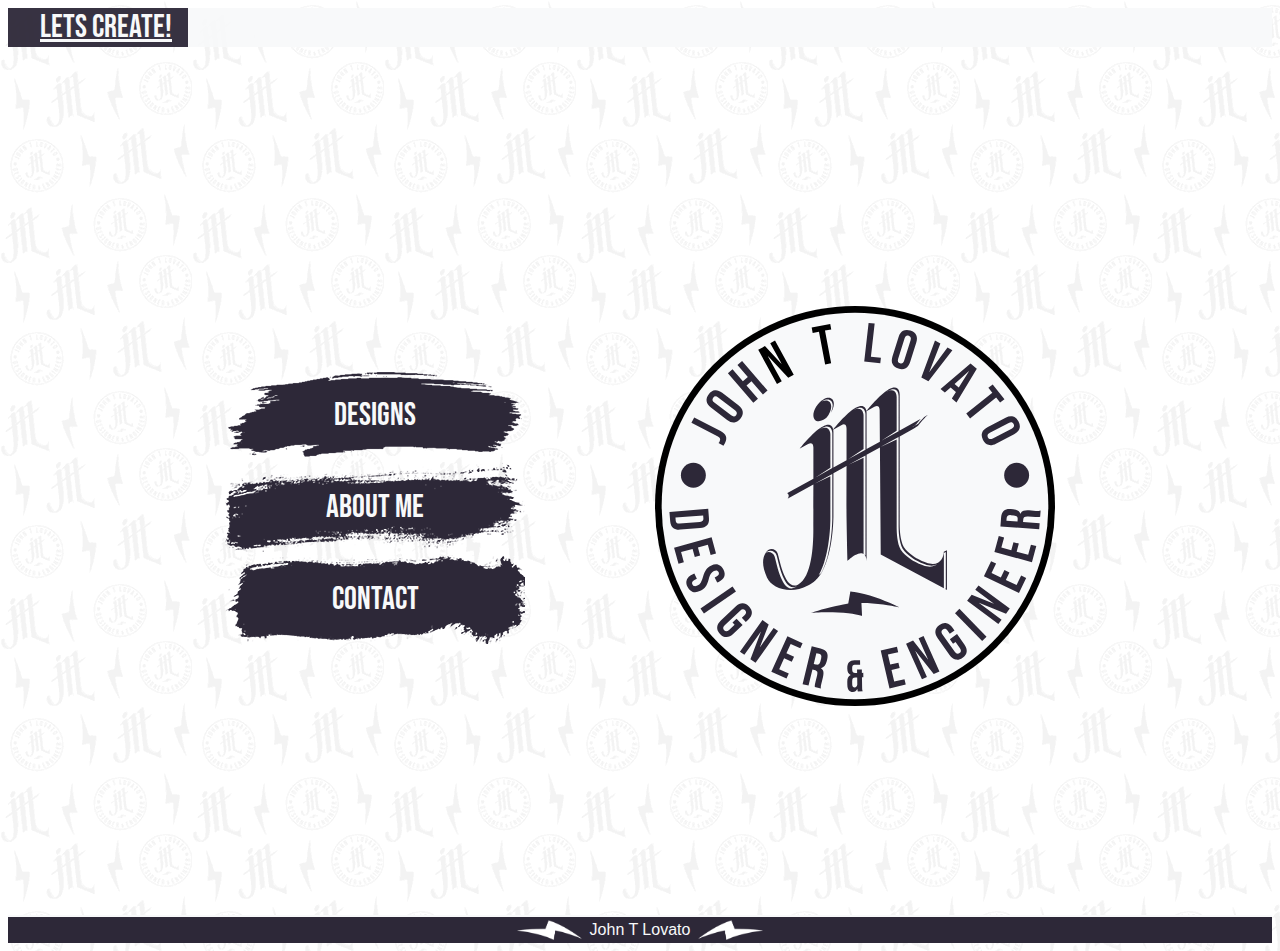
<file: index.html>
<!DOCTYPE html>
<html lang="en">
  <head>
    <!-- Google tag (gtag.js) -->
    <script
      async
      src="https://www.googletagmanager.com/gtag/js?id=G-S3FV38C3E9"
    ></script>
    <script>
      window.dataLayer = window.dataLayer || [];
      function gtag() {
        dataLayer.push(arguments);
      }
      gtag("js", new Date());
      gtag("config", "G-S3FV38C3E9");
    </script>
    <meta charset="utf-8" />
    <meta name="viewport" content="width=device-width, initial-scale=1" />
    <meta
      name="description"
      content="Denver-based graphic designer and front end developer looking to bring his talents to a company that values gorgeous designs."
    />
    <meta name="robots” content="index, follow">
    <link rel="preconnect" href="https://fonts.gstatic.com" />
    <link
      href="https://fonts.googleapis.com/css2?family=Bebas+Neue&display=swap"
      rel="stylesheet"
    />
    <link
      href="https://cdn.jsdelivr.net/npm/bootstrap@5.0.1/dist/css/bootstrap.min.css"
      rel="stylesheet"
      integrity="sha384-+0n0xVW2eSR5OomGNYDnhzAbDsOXxcvSN1TPprVMTNDbiYZCxYbOOl7+AMvyTG2x"
      crossorigin="anonymous"
    />
    <link
      rel="stylesheet"
      type="text/css"
      href="./styles/styles.css"
      media="screen"
    />
    <title>John T Lovato</title>
    <link
      rel="icon"
      type="image/x-icon"
      href="https://www.johntlovato.com/favicon.ico"
    />
    <!-- Global site tag (gtag.js) - Google Analytics -->
    <script
      async
      src="https://www.googletagmanager.com/gtag/js?id=G-6VQXXDKDX1"
    ></script>
    <script>
      window.dataLayer = window.dataLayer || [];
      function gtag() {
        dataLayer.push(arguments);
      }
      gtag("js", new Date());

      gtag("config", "G-6VQXXDKDX1");
    </script>
  </head>
  <body class="" id="body">
    <nav class="navbar navbar-expand-lg navbar-light fixed-top">
      <div class="container-fluid">
        <a class="navbar-brand" href="#"> lets create! </a>
      </div>
    </nav>
    <div class="welcome-container">
      <div class="welcome-container-blocks">
        <div class="logo">
          <?xml version="1.0" encoding="utf-8"?>
          <svg
            version="1.1"
            xmlns="http://www.w3.org/2000/svg"
            xmlns:xlink="http://www.w3.org/1999/xlink"
            x="0px"
            y="0px"
            viewBox="0 0 576 576"
            style="enable-background: new 0 0 576 576"
            xml:space="preserve"
          >
            <g id="Layer_8">
              <circle class="st0e" cx="288" cy="288" r="288" />
            </g>
            <g id="Layer_7">
              <circle id="circle" class="st1" cx="288" cy="288" r="278.4" />
            </g>
            <g id="Layer_6">
              <g>
                <path
                  class="st0"
                  d="M98.53,201.08l-7.11-3.66c0.58-0.66,1.11-1.47,1.6-2.41c0.81-1.56,1.01-2.93,0.62-4.09
                c-0.39-1.16-1.39-2.16-3.01-2.99l-38.19-19.67l4.03-7.82L94.45,180c4.08,2.1,6.63,4.6,7.66,7.5c1.03,2.9,0.55,6.27-1.43,10.11
                C99.95,199.03,99.23,200.19,98.53,201.08z"
                />
                <path
                  class="st0"
                  d="M114.24,167.72c-3.34,0.33-6.79-0.87-10.35-3.59l-23.38-17.89c-3.56-2.72-5.61-5.74-6.17-9.05
                c-0.55-3.31,0.48-6.68,3.11-10.11c2.63-3.43,5.61-5.31,8.95-5.64c3.34-0.33,6.79,0.87,10.35,3.59l23.38,17.89
                c3.56,2.72,5.61,5.74,6.17,9.05c0.55,3.31-0.48,6.68-3.11,10.11C120.57,165.51,117.58,167.39,114.24,167.72z M115.23,150.24
                l-24.27-18.57c-2.92-2.24-5.31-2.15-7.15,0.27c-1.85,2.41-1.31,4.74,1.61,6.98l24.27,18.57c2.92,2.24,5.31,2.15,7.15-0.27
                C118.69,154.8,118.15,152.48,115.23,150.24z"
                />
                <path
                  class="st0"
                  d="M104.97,97l6.65-5.76l14.92,17.24l7.14-6.18l-14.92-17.24l6.65-5.76l36.64,42.35l-6.65,5.76l-16.49-19.06
                l-7.14,6.18l16.49,19.06l-6.65,5.76L104.97,97z"
                />
                <path
                  class="st0e"
                  d="M148.63,63.1l9.67-5.33l23.67,25.23l0.14-0.08l-16.17-29.36l6.87-3.78l27.01,49.06l-7.92,4.36l-28.97-30.72
                l-0.14,0.08l19.72,35.81l-6.87,3.78L148.63,63.1z"
                />
                <path
                  class="st0e"
                  d="M236.12,37.03l-9.04,1.7l-1.48-7.86l26.73-5.02l1.48,7.86l-9.04,1.7l8.87,47.17l-8.65,1.63L236.12,37.03z"
                />
                <path
                  class="st0"
                  d="M307.57,24.31l8.74,0.99l-5.4,47.7l14.39,1.63l-0.9,7.95l-23.13-2.62L307.57,24.31z"
                />
                <path
                  class="st0"
                  d="M342.08,83.68c-1.45-3.03-1.5-6.68-0.15-10.95l8.85-28.08c1.35-4.27,3.48-7.23,6.41-8.88
                c2.92-1.65,6.45-1.83,10.57-0.53c4.12,1.3,6.9,3.46,8.35,6.49c1.45,3.03,1.5,6.68,0.15,10.95l-8.85,28.08
                c-1.35,4.27-3.48,7.23-6.41,8.88c-2.92,1.65-6.45,1.83-10.57,0.53C346.31,88.87,343.53,86.7,342.08,83.68z M358.85,78.64
                l9.19-29.15c1.11-3.51,0.21-5.72-2.69-6.64s-4.9,0.38-6.01,3.89l-9.19,29.15c-1.11,3.51-0.21,5.72,2.69,6.64
                C355.74,83.45,357.74,82.15,358.85,78.64z"
                />
                <path
                  class="st0"
                  d="M403.19,49.76l7.77,4.3l-15.98,40.8l0.14,0.08l26.06-35.23l7.07,3.91l-34.52,44.9l-10.22-5.65L403.19,49.76z"
                />
                <path
                  class="st0"
                  d="M454.32,82.64l9.09,7.71l-29.28,48.6l-6.71-5.69l5.98-9.51l-0.1,0.12l-7.62-6.47l-8.31,7.32l-6.22-5.28
                L454.32,82.64z M437.42,117.39l14.92-23.64l-0.12-0.1l-20.84,18.62L437.42,117.39z"
                />
                <path
                  class="st0"
                  d="M485.75,125.04l-5.73-7.2l6.26-4.98l16.95,21.28l-6.26,4.98l-5.73-7.2l-37.55,29.91l-5.48-6.88L485.75,125.04
                z"
                />
                <path
                  class="st0"
                  d="M471.04,182.35c1.12-3.16,3.68-5.77,7.66-7.83l26.15-13.53c3.98-2.06,7.58-2.63,10.82-1.72
                c3.23,0.91,5.84,3.28,7.83,7.12c1.99,3.84,2.41,7.34,1.29,10.5c-1.13,3.16-3.68,5.77-7.66,7.83l-26.15,13.53
                c-3.98,2.06-7.59,2.63-10.82,1.72c-3.23-0.91-5.84-3.28-7.83-7.12C470.34,189.01,469.91,185.51,471.04,182.35z M486.43,190.69
                l27.14-14.04c3.27-1.69,4.21-3.89,2.81-6.59c-1.4-2.7-3.73-3.2-7-1.51l-27.14,14.04c-3.27,1.69-4.21,3.89-2.81,6.59
                C480.83,191.88,483.16,192.38,486.43,190.69z"
                />
              </g>
              <g>
                <path
                  class="st0"
                  d="M76.63,292.13l1.07,13.4c0.35,4.36-0.56,7.72-2.73,10.09c-2.17,2.37-5.51,3.73-10.03,4.09l-28.23,2.25
                c-4.52,0.36-8.04-0.46-10.55-2.45c-2.51-1.99-3.94-5.17-4.29-9.53l-1.07-13.4L76.63,292.13z M29.83,309.18
                c0.11,1.44,0.63,2.51,1.54,3.21c0.91,0.7,2.33,0.98,4.24,0.83l29.03-2.31c1.91-0.15,3.27-0.65,4.05-1.49
                c0.79-0.84,1.13-1.98,1.01-3.41l-0.36-4.47l-39.87,3.18L29.83,309.18z"
                />
                <path
                  class="st0"
                  d="M81.5,333.14l6.35,23.14l-7.72,2.12l-4.02-14.66l-14.27,3.91l3.19,11.65l-7.72,2.12l-3.19-11.65l-16.59,4.55
                l4.02,14.66l-7.72,2.12l-6.35-23.14L81.5,333.14z"
                />
                <path
                  class="st0"
                  d="M45.8,394.13c1.23-3.03,3.89-5.53,7.97-7.5l2.88-1.39l3.63,7.49l-3.46,1.67c-3.26,1.58-4.23,3.74-2.91,6.48
                c0.65,1.34,1.54,2.17,2.67,2.49c1.13,0.31,2.58,0.04,4.36-0.82c2.11-1.02,3.74-2.4,4.88-4.14c1.14-1.74,2.21-4.45,3.22-8.13
                c1.3-4.66,2.8-8.2,4.5-10.62c1.7-2.42,4.01-4.34,6.94-5.76c3.98-1.93,7.56-2.41,10.72-1.46c3.16,0.96,5.67,3.36,7.53,7.2
                c1.84,3.79,2.13,7.19,0.89,10.19c-1.24,3-3.91,5.49-7.98,7.47l-2.09,1.01l-3.63-7.49l2.59-1.26c1.73-0.84,2.82-1.78,3.29-2.84
                c0.47-1.06,0.39-2.23-0.24-3.53c-1.28-2.64-3.53-3.18-6.74-1.62c-1.83,0.88-3.29,2.2-4.4,3.95c-1.11,1.75-2.16,4.47-3.16,8.15
                c-1.28,4.71-2.79,8.25-4.54,10.64c-1.75,2.39-4.21,4.35-7.37,5.88c-4.13,2-7.79,2.51-10.99,1.54c-3.2-0.97-5.74-3.4-7.62-7.29
                C44.88,400.58,44.57,397.15,45.8,394.13z"
                />
                <path
                  class="st0"
                  d="M111.6,403.94l4.99,7.25l-46.11,31.78l-4.99-7.25L111.6,403.94z"
                />
                <path
                  class="st0"
                  d="M89.53,462.62c0.22-3.29,1.98-6.5,5.27-9.62l21.38-20.24c3.29-3.12,6.59-4.7,9.89-4.74
                c3.3-0.04,6.42,1.48,9.35,4.58c2.93,3.1,4.29,6.29,4.07,9.59c-0.22,3.29-1.98,6.5-5.27,9.62l-3.48,3.3l-5.72-6.04l3.89-3.69
                c2.67-2.53,2.96-4.9,0.87-7.11c-2.09-2.21-4.47-2.05-7.14,0.48l-22.25,21.07c-2.63,2.49-2.9,4.84-0.81,7.05
                c2.09,2.21,4.45,2.06,7.09-0.43l7.96-7.54l-3.03-3.19l5.81-5.5l8.75,9.24l-13.3,12.6c-3.29,3.12-6.59,4.7-9.89,4.74
                c-3.3,0.04-6.42-1.49-9.35-4.58C90.66,469.11,89.3,465.92,89.53,462.62z"
                />
                <path
                  class="st0"
                  d="M154.71,452.18l9,6.39l-12.43,32.28l0.13,0.09l19.41-27.33l6.39,4.54l-32.43,45.65l-7.37-5.24l15.07-39.44
                l-0.13-0.09l-23.68,33.33l-6.39-4.54L154.71,452.18z"
                />
                <path
                  class="st0"
                  d="M190.66,475.63l21.85,9.92l-3.31,7.28l-13.84-6.28l-6.12,13.48l11,4.99l-3.31,7.28l-11-4.99l-7.11,15.66
                l13.84,6.28l-3.31,7.29l-21.85-9.92L190.66,475.63z"
                />
                <path
                  class="st0"
                  d="M225.67,490.09l12.67,3.07c4.41,1.07,7.37,2.87,8.9,5.4c1.53,2.54,1.77,5.93,0.75,10.18l-0.81,3.34
                c-1.37,5.65-4.1,8.78-8.19,9.38l-0.04,0.16c1.92,1.12,3.08,2.75,3.47,4.87c0.39,2.12,0.2,4.79-0.58,8.01l-2.31,9.56
                c-0.38,1.56-0.63,2.83-0.76,3.81c-0.13,0.98-0.1,1.99,0.09,3.03l-8.71-2.11c-0.1-0.96-0.1-1.84-0.02-2.64
                c0.08-0.8,0.37-2.22,0.86-4.24l2.41-9.95c0.6-2.49,0.62-4.32,0.06-5.5c-0.57-1.18-1.83-2.01-3.8-2.48l-2.95-0.71l-5.64,23.33
                l-8.55-2.07L225.67,490.09z M231.69,516.24c1.71,0.41,3.1,0.28,4.17-0.39c1.07-0.67,1.85-2.05,2.36-4.12l1.02-4.2
                c0.48-1.97,0.47-3.48-0.02-4.53c-0.49-1.05-1.48-1.76-2.98-2.12l-3.89-0.94l-3.76,15.55L231.69,516.24z"
                />
                <path
                  class="st0"
                  d="M279.08,553.18c-1.35-1.73-2.05-4.26-2.11-7.58l-0.08-4.67c-0.04-2.35,0.33-4.32,1.12-5.91
                c0.78-1.59,2.09-2.76,3.91-3.52l0-0.13c-1.67-0.66-2.92-1.73-3.73-3.24c-0.81-1.5-1.24-3.45-1.28-5.84l-0.01-0.83
                c-0.06-3.63,0.77-6.39,2.49-8.3c1.72-1.91,4.33-2.89,7.83-2.94l8.06-0.13l0.1,6.4l-7.93,0.13c-1.15,0.02-2.03,0.38-2.64,1.07
                c-0.61,0.69-0.9,1.81-0.87,3.34l0.04,2.75c0.03,1.71,0.4,2.92,1.12,3.63c0.71,0.71,1.78,1.06,3.18,1.04l2.75-0.04l-0.08-4.99
                l6.91-0.11l0.08,4.99l1.98-0.03l0.1,6.4l-1.99,0.03l0.24,14.72c0.02,1.28,0.08,2.31,0.18,3.1c0.1,0.79,0.32,1.56,0.68,2.33
                l-7.04,0.11c-0.36-0.93-0.59-2.1-0.7-3.51l-0.13,0c-0.74,1.42-1.61,2.48-2.6,3.18c-0.99,0.7-2.24,1.06-3.73,1.08
                C282.39,555.76,280.43,554.91,279.08,553.18z M291.31,545.18l-0.17-10.37l-2.69,0.04c-1.62,0.03-2.79,0.48-3.5,1.37
                c-0.71,0.89-1.05,2.35-1.02,4.4l0.07,4.54c0.02,1.49,0.34,2.55,0.95,3.18c0.61,0.63,1.44,0.94,2.51,0.92
                C289.69,549.24,290.96,547.87,291.31,545.18z"
                />
                <path
                  class="st0"
                  d="M325.02,496.1l23.38-5.43l1.81,7.79l-14.81,3.44l3.35,14.42l11.77-2.73l1.81,7.79l-11.77,2.73l3.89,16.75
                l14.81-3.44l1.81,7.79l-23.38,5.43L325.02,496.1z"
                />
                <path
                  class="st0"
                  d="M361.53,486.36l10.08-4.51l21.51,27.09l0.15-0.06l-13.7-30.59l7.16-3.2l22.88,51.11l-8.25,3.69l-26.34-32.99
                l-0.15,0.06l16.71,37.31l-7.16,3.2L361.53,486.36z"
                />
                <path
                  class="st0"
                  d="M432.91,509.14c-3.23-0.68-6.16-2.87-8.78-6.57l-17.04-24.01c-2.62-3.7-3.73-7.18-3.3-10.46
                c0.42-3.28,2.37-6.15,5.85-8.62c3.48-2.47,6.83-3.36,10.07-2.68c3.23,0.68,6.16,2.87,8.78,6.57l2.78,3.91l-6.78,4.82l-3.1-4.37
                c-2.13-3-4.44-3.62-6.91-1.86c-2.48,1.76-2.65,4.14-0.52,7.14L431.67,498c2.1,2.96,4.39,3.56,6.87,1.8
                c2.48-1.76,2.67-4.12,0.57-7.08l-6.34-8.94l-3.59,2.55l-4.63-6.52l10.37-7.36l10.61,14.94c2.62,3.7,3.73,7.18,3.3,10.46
                c-0.42,3.28-2.37,6.15-5.85,8.62C439.49,508.92,436.14,509.82,432.91,509.14z"
                />
                <path
                  class="st0"
                  d="M432.04,442.27l6.3-6.14l39.07,40.12l-6.31,6.14L432.04,442.27z"
                />
                <path
                  class="st0"
                  d="M449.44,424.59l6.57-8.87l32.03,13.09l0.09-0.13l-26.93-19.96l4.67-6.3l44.99,33.35l-5.38,7.26l-39.13-15.86
                l-0.1,0.13l32.84,24.34l-4.67,6.3L449.44,424.59z"
                />
                <path
                  class="st0"
                  d="M473.61,389.12l10.36-21.65l7.22,3.45l-6.56,13.71l13.35,6.39l5.22-10.89l7.22,3.45l-5.22,10.9l15.51,7.43
                l6.56-13.71l7.22,3.45l-10.36,21.65L473.61,389.12z"
                />
                <path
                  class="st0"
                  d="M488.74,354.26l6.28-23.16l7.72,2.09l-3.98,14.67l14.28,3.87l3.16-11.66l7.72,2.09l-3.16,11.66l16.6,4.5
                l3.98-14.67l7.72,2.09l-6.28,23.16L488.74,354.26z"
                />
                <path
                  class="st0"
                  d="M497.39,317.35l1.01-13c0.35-4.52,1.66-7.74,3.92-9.65c2.26-1.91,5.57-2.7,9.93-2.36l3.43,0.27
                c5.8,0.45,9.32,2.65,10.56,6.59l0.16,0.01c0.8-2.08,2.22-3.48,4.26-4.21c2.04-0.73,4.7-0.96,8-0.71l9.81,0.76
                c1.6,0.12,2.89,0.17,3.88,0.14c0.99-0.03,1.98-0.22,2.97-0.57l-0.69,8.93c-0.93,0.25-1.8,0.4-2.6,0.44
                c-0.81,0.05-2.24-0.01-4.32-0.17l-10.21-0.79c-2.55-0.2-4.37,0.08-5.44,0.82c-1.07,0.75-1.69,2.13-1.84,4.15l-0.23,3.03
                l23.93,1.85l-0.68,8.77L497.39,317.35z M522.25,307.23c0.14-1.76-0.21-3.11-1.05-4.05c-0.84-0.95-2.32-1.5-4.44-1.67l-4.31-0.33
                c-2.02-0.16-3.51,0.09-4.47,0.74c-0.96,0.65-1.5,1.74-1.62,3.28l-0.31,3.99l15.95,1.23L522.25,307.23z"
                />
              </g>
            </g>
            <g id="Layer_1">
              <path
                class="st0"
                d="M257.55,140.85c0,4.49-2.01,9.63-5.17,14.1c0.63-1.08,1.18-2.18,1.66-3.29c1.2-2.8,1.89-5.65,1.89-8.27
              c0-8.15-6.61-11.08-14.76-6.55c-0.12,0.07-0.24,0.13-0.35,0.2c-0.02,0-0.03,0.01-0.06,0.03c-0.05,0.02-0.11,0.05-0.16,0.08
              c-0.27,0.15-0.55,0.31-0.81,0.48c7.77-3.9,13.95-0.91,13.95,6.98c0,5.13-2.62,11.1-6.59,15.96c-1.44,1.31-2.99,2.46-4.6,3.39
              c-8.04,4.34-14.51,1.39-14.51-6.68c0-8.06,6.46-18.2,14.48-22.82c0.09-0.06,0.19-0.11,0.28-0.16
              C250.94,129.77,257.55,132.7,257.55,140.85z"
              />
              <g id="JTL_1_">
                <g id="back_bar_T_cross_copy_5_1_">
                  <path
                    class="st0"
                    d="M415.88,354.06c0,0-0.09,11.07-7.76,15.34c-0.21,0.12-0.43,0.23-0.64,0.34c0,0-0.01,0-0.01,0.01
                  c-6.8,3.4-15.41,1.89-30.04-6.07c0,0-0.07-0.04-0.19-0.11c-1.89-1.1-17.15-10.23-20.9-20.6c-3.99-11.06-3.99-24.45-3.99-31.41
                  V187.74l20.51-11.42c6.91-3.85,5.53-3.4,10.37-9.15c4.83-5.75,9.9-10.43,9.9-10.43l-5.46,3.04c-1.77,1.81-3.95,4.14-6.07,6.67
                  c-1.15,1.37-1.95,2.39-2.59,3.19l-8.95,4.98c6.39-3.58,5.18-3.27,9.91-8.9c0.95-1.13,1.91-2.22,2.84-3.24l-30.46,16.95v-52.4
                  c0,0,0-15.74-15.73-6.98c-0.2,0.11-0.41,0.23-0.62,0.35l-0.04,0.02c-12.94,7.57-28.96,27.52-31.55,30.8
                  c-0.04-0.2-0.08-0.41-0.13-0.62c-0.93-4.08-4.17-10.23-15.35-4.01c-0.16,0.09-0.32,0.18-0.49,0.28
                  c-13.23,7.63-29.75,28.38-31.85,31.06c-0.04-0.2-0.09-0.4-0.15-0.61c-1.05-4.06-4.43-9.62-15.25-3.6
                  c-0.17,0.09-0.34,0.19-0.51,0.3c-14.16,8.19-32.05,31.33-32.05,31.33l11.89-6.62c8.47-4.72,7.56,6.25,7.56,6.25v43.61
                  l-38.05,21.18c0,0,2.11,0.3,2.45,2.79c0.33,2.49-1.69,5.09-1.69,5.09l37.28-20.75c-0.02,14.39-0.06,46.29-0.06,64.97
                  c0,24.67-2.39,68.42-21.73,79.18c-0.17,0.09-0.33,0.18-0.5,0.26c-18.97,9.67-26.46-37.35-29.11-44.79
                  c-2.1-5.91-8.57-8.32-13.66-5.01c-1.39,0.9-2.66,2.22-3.73,4c-4.99,8.36-5.37,18.79,1.94,35.55c6.55,15.01,33.5,25.4,59.06,11.59
                  c1.85-1,3.7-2.13,5.53-3.39c1.06-0.73,2.12-1.51,3.17-2.33c0.01-0.01,0.02-0.02,0.04-0.03c0.03-0.02,0.07-0.06,0.11-0.08
                  c0.71-0.57,1.4-1.15,2.07-1.78c0.03-0.02,0.06-0.05,0.09-0.08c3.45-3.09,6.6-7.81,6.6-7.81c0.76-1.12,1.49-2.28,2.19-3.49
                  c16.89-28.93,16.85-79.74,16.85-79.74v-63.08l18.87-10.5c-0.02,14.65-0.07,45.97-0.07,64.41c0,7.5,1.13,66.86,1.49,72.1
                  c0.02,0.26,0.03,0.39,0.05,0.39c0,0,0.02-0.02,0.06-0.06c0.62-0.59,5.59-5.32,10.99-8.45l0.04-0.02
                  c3.16-1.83,6.46-3.11,9.13-2.71c1.11,0.16,2.05,0.54,2.84,1.05V218.52l-20.95,9.84l23.71-13.19v143.88c0,0-0.36-0.45-1.13-1.32
                  v0.84c0.08,0.11,0.18,0.22,0.28,0.35c0.33,0.44,0.76,1.19,0.87,1.37c0.02,0.02,0.02,0.04,0.02,0.04
                  c0.15,0.31,0.29,0.63,0.42,0.95c0.93,2.34,1.1,4.81,1.13,5.96V214.28l19.22-10.7l1.14,154.14L416,406.48v-50.85l2.76-1.54v53.38
                  l-1.13-0.51v0.38l1.13,0.6l0.5,0.27l1.13,0.61v-57.27L415.88,354.06z M203.01,404.51c-0.17,0.09-0.33,0.18-0.5,0.26
                  c-0.21,0.13-0.42,0.25-0.63,0.37c-19.34,10.77-26.94-37.02-29.61-44.53c-1.91-5.38-7.46-7.87-12.28-5.76
                  c0.45-0.31,0.9-0.57,1.37-0.79c5.1-3.31,11.57-0.9,13.66,5.01c2.63,7.42,10.07,54.08,28.87,44.91
                  C203.61,404.17,203.31,404.35,203.01,404.51z M252.24,182.16l-0.03-0.15c-0.85-3.97-3.87-10.21-14.55-4.66
                  c0.26-0.16,0.53-0.31,0.79-0.45c0.18-0.1,0.36-0.2,0.54-0.29c0.2-0.12,0.4-0.23,0.59-0.34c10.59-5.89,14.06-0.69,15.18,3.34
                  l0.25,1.01c0.31,1.49,0.31,2.63,0.31,2.63v50.2l-24.81,13.81l22.05-14.36v-48.11C252.54,184.79,252.54,183.65,252.24,182.16z
                  M248.67,359.76c-2.21,8.65-5.17,17.16-9.11,24.46l-1.59,1.69l-1.19,1.27c0.28-0.48,0.55-0.96,0.83-1.46l-1.96,2.09
                  c16.93-28.93,16.89-79.8,16.89-79.8v-62.8l-22.05,10.36l24.81-13.81v64.71c0,0,0.02,27.25-6.6,53.21
                  C248.69,359.71,248.68,359.73,248.67,359.76z M275.81,177.87v44.18l-18.88,10.51v-51.83c0,0,0-1.14-0.31-2.63l11.63-6.47
                  C276.73,166.9,275.81,177.87,275.81,177.87z M303.08,206.87l-24.85,13.83l22.05-14.64l0.04-0.02v-48.41c0,0,0-0.88-0.21-2.12
                  l-0.05-0.23c-0.73-3.92-3.56-10.82-14.61-5.1c0.25-0.15,0.51-0.3,0.76-0.44c0.19-0.11,0.38-0.21,0.57-0.3
                  c0.19-0.11,0.38-0.22,0.57-0.33c10.95-6.09,14.28-0.32,15.29,3.75l0.24,1.12c0.21,1.23,0.21,2.12,0.21,2.12V206.87z
                  M304.66,205.98v-52.4c0,0,0-0.88-0.21-2.12l11.48-6.39c8.47-4.72,7.56,6.25,7.56,6.25l0.32,44L304.66,205.98z M333.07,123.68
                  c0.28-0.17,0.55-0.33,0.83-0.48c0.22-0.12,0.44-0.24,0.64-0.35c0.16-0.1,0.33-0.19,0.49-0.28c15.73-8.76,15.73,6.98,15.73,6.98
                  v50.77l-24.85,13.83l22.05-14.65l0.04-1.53v-46.89C348,131.09,348,115.89,333.07,123.68z M404.91,372.82
                  c-0.21,0.12-0.43,0.23-0.64,0.34c-0.01,0-0.01,0-0.01,0.01c-0.15,0.1-0.32,0.19-0.47,0.28c-6.9,3.84-15.59,2.49-30.69-5.72
                  c0,0-0.07-0.04-0.19-0.11c-1.89-1.1-17.15-10.23-20.9-20.6C348,335.96,348,322.57,348,315.6v-123.5l-21.76,10.23l-0.34,0.13
                  l24.85-13.83v125.44c0,6.97,0,20.35,3.99,31.41c3.75,10.37,19,19.5,20.9,20.6c0.12,0.08,0.19,0.11,0.19,0.11
                  c14.43,7.85,23,9.43,29.76,6.21C405.38,372.54,405.14,372.69,404.91,372.82z"
                  />
                </g>
              </g>
            </g>
            <g id="circles">
              <circle class="st0" cx="55.25" cy="243.7" r="17.94" />
              <circle class="st0" cx="520.75" cy="243.7" r="17.94" />
            </g>
            <g id="bolt">
              <path
                class="st0"
                d="M351.04,433.74c0,0-15.41-3.57-37.9-5.38c-6.03-0.48-11.34-0.62-15.88-0.54l0.91,18.46
              c0,0-12.18-3.95-34.72-4.91c-22.53-0.95-38.26,0.71-38.26,0.71s13.81-5.27,35.47-9.9c8-1.71,13.66-2.9,17.62-3.72l3.01-17.23
              c0,0,14.84,1.11,35.75,8.34C337.96,426.82,351.04,433.74,351.04,433.74z"
              />
            </g>
          </svg>
        </div>
        <div class="lower-resume">
          <a href="./projects.html" class="resumeButtonWelcome brush2"
            >DESIGNS</a
          >
          <!-- <a href="" class="resumeButtonWelcome brush4 smaller isDisabled"
            >WEBSITES (Under Construction)</a
          > -->
          <a href="./about.html" class="resumeButtonWelcome brush3">ABOUT ME</a>
          <a href="./contact.html" class="resumeButtonWelcome brush4"
            >CONTACT</a
          >
        </div>
      </div>
    </div>
    <footer>
      <img src="img/wbolt1.png" alt="" />
      <p>John T Lovato</p>
      <img src="img/wbolt2.png" alt="" />
    </footer>
    <script type="text/javascript" src="./js/behavior.js"></script>
    <script
      src="https://cdn.jsdelivr.net/npm/bootstrap@5.0.1/dist/js/bootstrap.bundle.min.js"
      integrity="sha384-gtEjrD/SeCtmISkJkNUaaKMoLD0//ElJ19smozuHV6z3Iehds+3Ulb9Bn9Plx0x4"
      crossorigin="anonymous"
    ></script>
  </body>
</html>
</file>
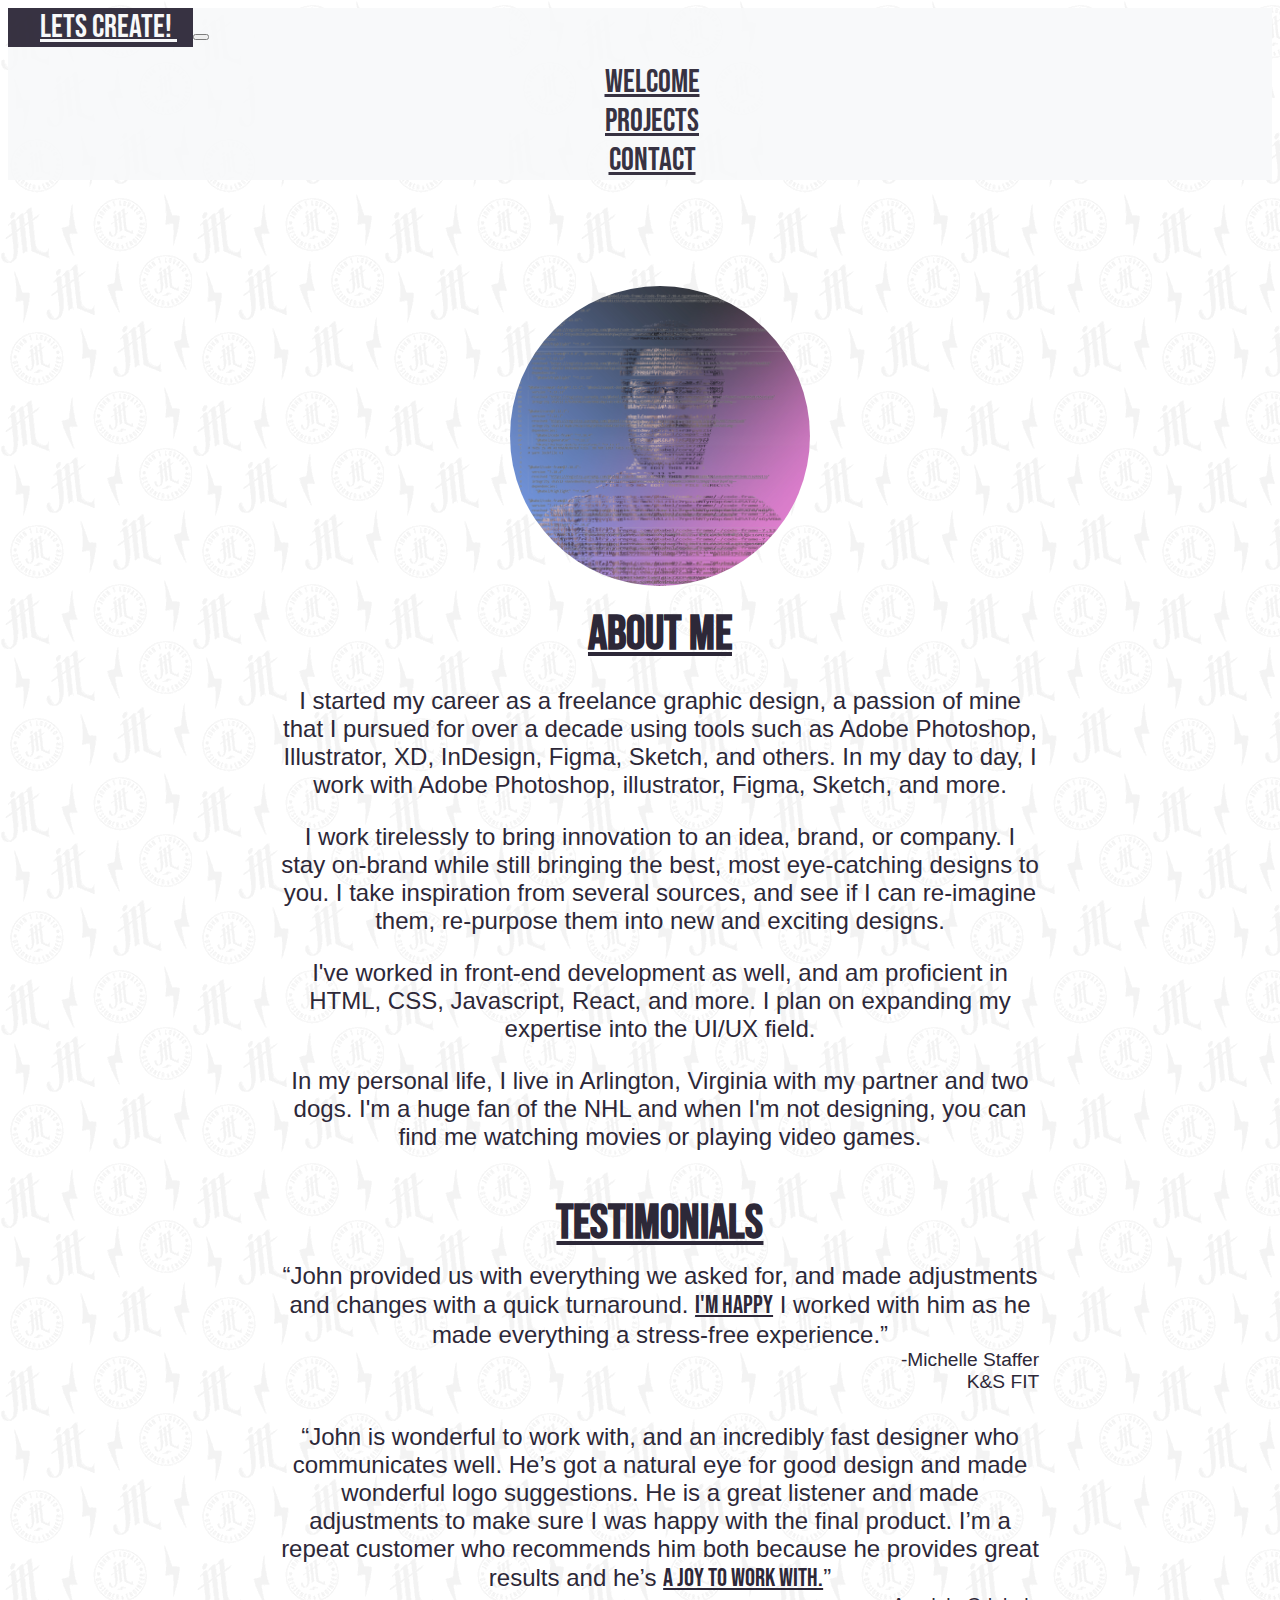
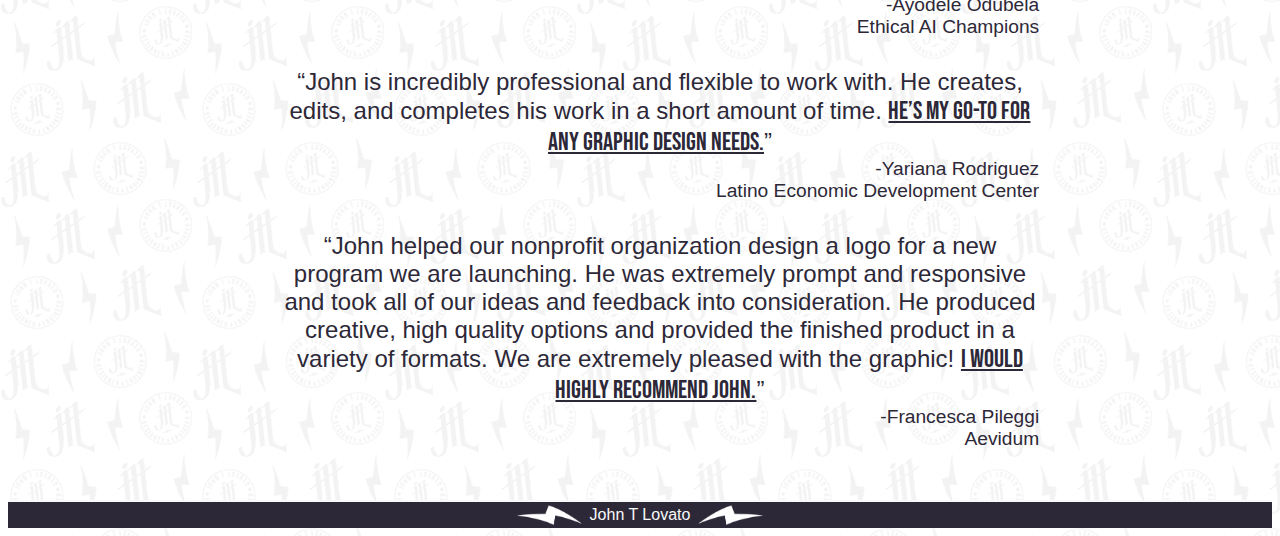
<file: About.html>
<!doctype html>
<html lang="en">
  <head>
    <meta charset="utf-8">
    <meta name="viewport" content="width=device-width, initial-scale=1">
    <meta name="description" content="Denver-based graphic designer and front end developer looking to bring his talents to a company that values gorgeous designs.">
    <meta name="robots” content="index, follow">
    <link rel="preconnect" href="https://fonts.gstatic.com">
    <link href="https://fonts.googleapis.com/css2?family=Bebas+Neue&display=swap" rel="stylesheet"> 
    <link href="https://cdn.jsdelivr.net/npm/bootstrap@5.0.1/dist/css/bootstrap.min.css" rel="stylesheet" integrity="sha384-+0n0xVW2eSR5OomGNYDnhzAbDsOXxcvSN1TPprVMTNDbiYZCxYbOOl7+AMvyTG2x" crossorigin="anonymous">
    <link rel="stylesheet" type="text/css" href="./styles/styles.css" media="screen"/>
    <title>About John</title>
    <link rel="icon" type="image/x-icon" href="https://www.johntlovato.com/favicon.ico" />
        <!-- Global site tag (gtag.js) - Google Analytics -->
    <script async src="https://www.googletagmanager.com/gtag/js?id=G-6VQXXDKDX1"></script>
    <script>
      window.dataLayer = window.dataLayer || [];
      function gtag(){dataLayer.push(arguments);}
      gtag('js', new Date());

      gtag('config', 'G-6VQXXDKDX1');
    </script>
  </head>
  <body class="" id="body">
    <nav class="navbar navbar-expand-lg navbar-light fixed-top">
        <div class="container-fluid">
            <a class="navbar-brand" href="./index.html">
                lets create!
            </a>
            <button class="navbar-toggler" type="button" data-bs-toggle="collapse" data-bs-target="#navbarToggler" aria-controls="navbarToggler" aria-expanded="false" aria-label="Toggle navigation">
                <span class="navbar-toggler-icon"></span>
            </button>
            <div class="collapse navbar-collapse" id="navbarToggler">
                <ul class="navbar-nav me-auto mb-2 mb-lg-0">
                    <li class="nav-item">
                    <a class="nav-link" href="./index.html">WELCOME</a>
                    </li>
                    <li class="nav-item">
                    <a class="nav-link" href="./projects.html" tabindex="-1" aria-disabled="true">PROJECTS</a>
                    </li>
                    <li class="nav-item">
                    <a class="nav-link" href="./contact.html" tabindex="-1" aria-disabled="true">CONTACT</a>
                    </li>
                </ul>
            </div>
        </div>
    </nav>
    <div class="about-container">
      <img src="./img/me.jpg" class="profile-pic" alt="A Profile Picture Of Me, John." />
      <div class="about-info-holder">
        <div class="about-text">
          <h1>About Me</h1>
          <p>I started my career as a freelance graphic design, a passion of mine that I pursued for over a decade using tools such as Adobe Photoshop, Illustrator, XD, InDesign, 
            Figma, Sketch, and others. In my day to day, I work with Adobe Photoshop, illustrator, Figma, Sketch, and more.</p>
          <p>I work tirelessly to bring innovation to an idea, brand, or company. I stay on-brand while still 
            bringing the best, most eye-catching designs to you. I take inspiration from several sources, and see if I can re-imagine 
            them, re-purpose them into new and exciting designs.</p>
            <p>I've worked in front-end development as well, and am proficient in HTML, CSS, Javascript, React, and more. 
              I plan on expanding my expertise into the UI/UX field. </p>
          <p>In my personal life, I live in Arlington, Virginia with my partner and two dogs. I'm a huge fan of the NHL and when
            I'm not designing, you can find me watching movies or playing video games.</p>
        </div>
        <div class="testimonials">
          <h1>Testimonials</h1>
          <q>John provided us with everything we asked for, and made adjustments and changes with a quick turnaround. <span>I'm happy</span> I worked with him as he made everything a stress-free experience.</q>
          <p class="quote">-Michelle Staffer</p>
          <p class="quote quote-bottom">K&S FIT</p>
          <q>John is wonderful to work with, and an incredibly fast designer who communicates well. He’s got a natural eye for good design and made wonderful logo suggestions. He is a great listener and made adjustments to make sure I was happy with the final product. I’m a repeat customer who recommends him both because he provides great results and he’s <span>a joy to work with.</span></q>
          <p class="quote">-Ayodele Odubela</p>
          <p class="quote quote-bottom">Ethical AI Champions</p>
          <q>John is incredibly professional and flexible to work with. He creates, edits, and completes his work in a short amount of time. <span>He’s my go-to for any graphic design needs.</span></q>
          <p class="quote">-Yariana Rodriguez</p>
          <p class="quote quote-bottom">Latino Economic Development Center</p>
          <q>John helped our nonprofit organization design a logo for a new program we are launching. He was extremely prompt and responsive and took all of our ideas and feedback into consideration. He produced creative, high quality options and provided the finished product in a variety of formats. We are extremely pleased with the graphic! <span>I would highly recommend John.</span></q>
          <p class="quote">-Francesca Pileggi</p>
          <p class="quote quote-bottom">Aevidum</p>
        </div>
      </div>
    </div>
    <footer>
      <img src="img/wbolt1.png" alt="" />
      <p>
        John T Lovato
      </p>
      <img src="img/wbolt2.png" alt="" />
    </footer>
    <script type="text/javascript" src="./js/behavior.js"></script>
    <script src="https://cdn.jsdelivr.net/npm/bootstrap@5.0.1/dist/js/bootstrap.bundle.min.js" integrity="sha384-gtEjrD/SeCtmISkJkNUaaKMoLD0//ElJ19smozuHV6z3Iehds+3Ulb9Bn9Plx0x4" crossorigin="anonymous"></script>
  </body>
</html>
</file>
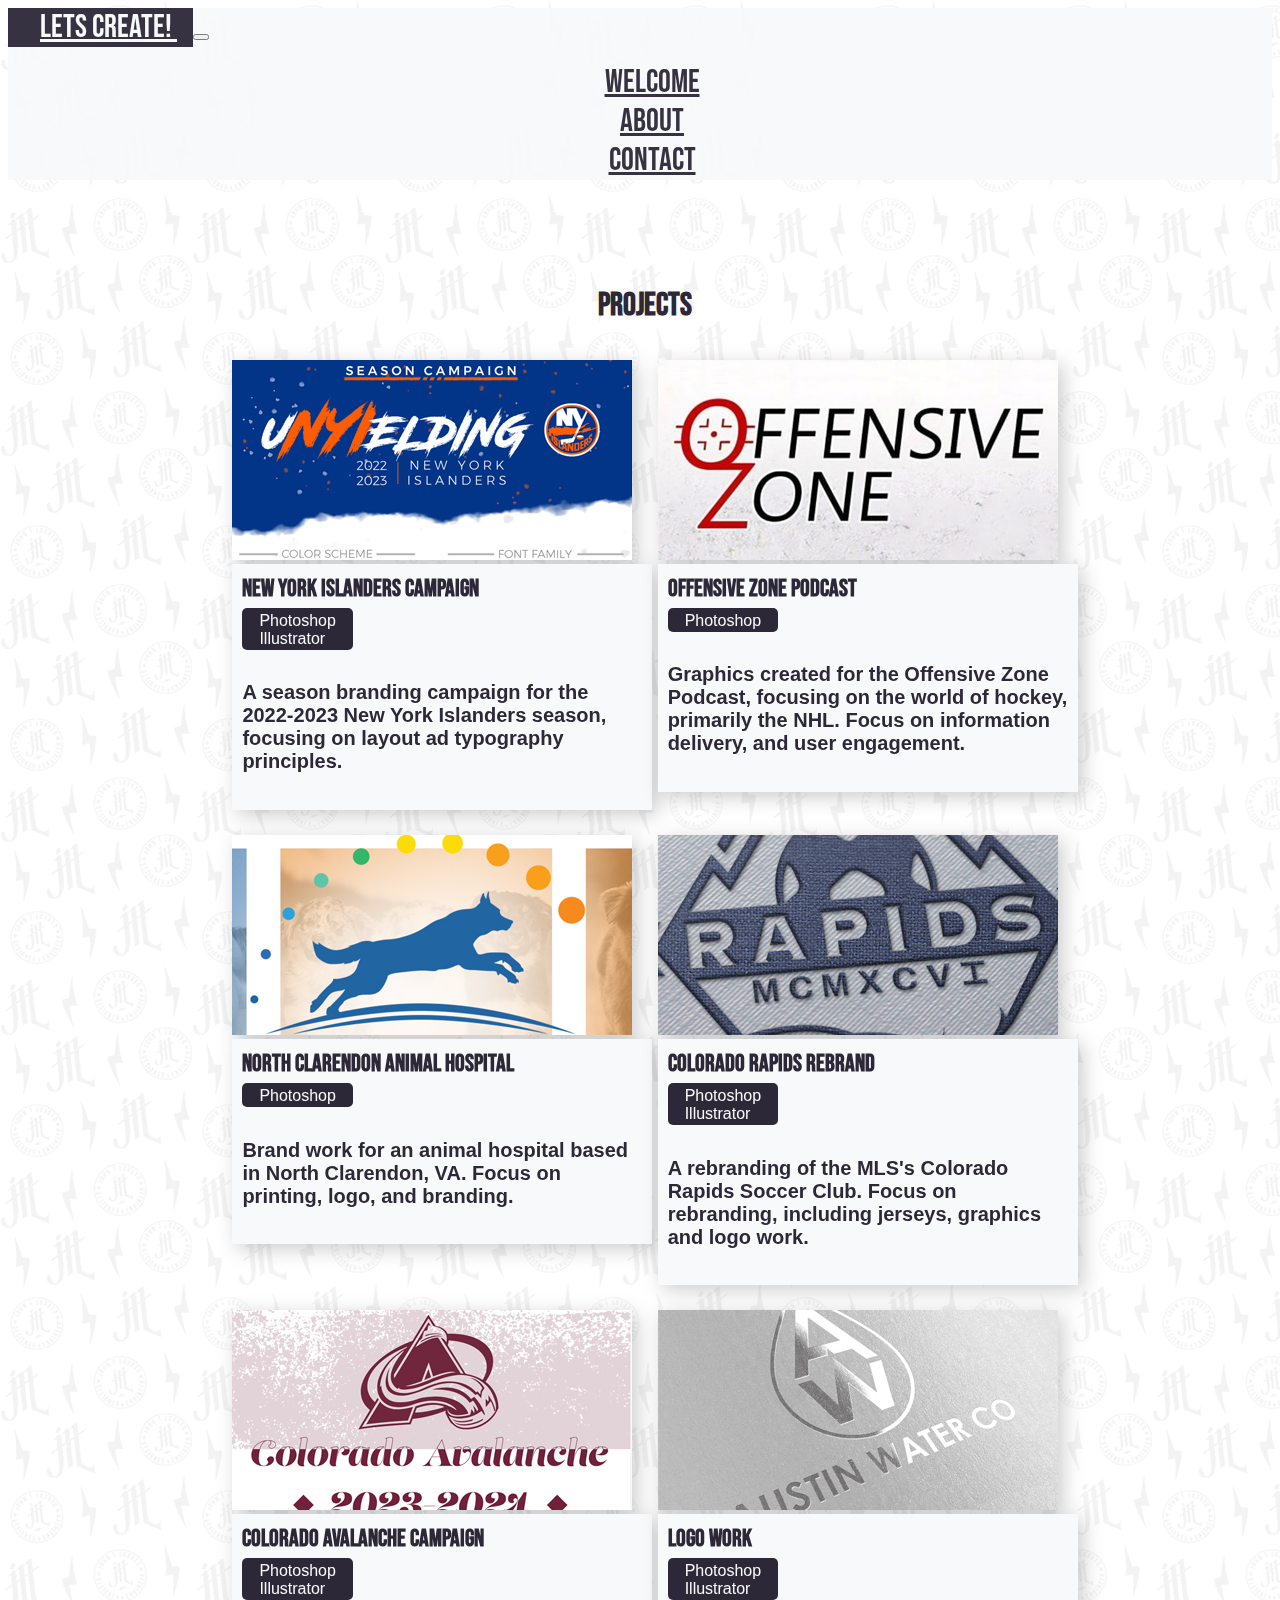
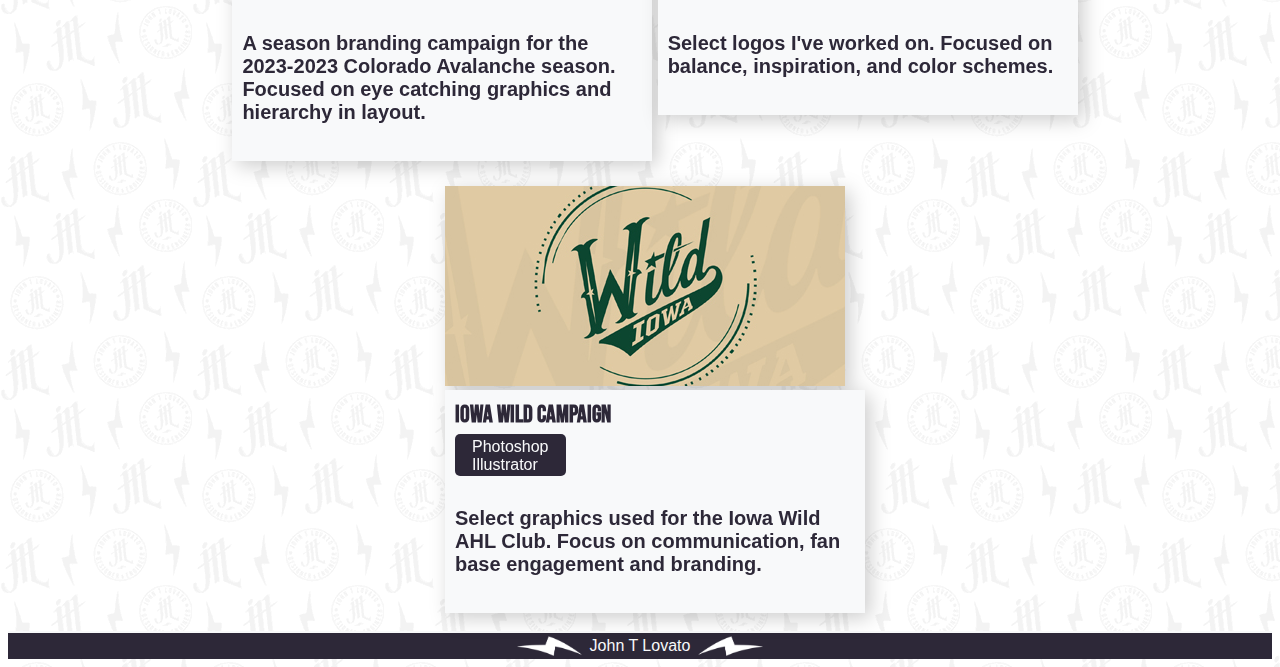
<file: projects.html>
<!doctype html>
<html lang="en">
    <head>
        <meta charset="utf-8">
        <meta name="viewport" content="width=device-width, initial-scale=1">
        <meta name="description" content="Denver-based graphic designer and front end developer looking to bring his talents to a company that values gorgeous designs.">
        <meta name="robots” content="index, follow">
        <link rel="preconnect" href="https://fonts.gstatic.com">
        <link href="https://fonts.googleapis.com/css2?family=Bebas+Neue&display=swap" rel="stylesheet"> 
        <link href="https://cdn.jsdelivr.net/npm/bootstrap@5.0.1/dist/css/bootstrap.min.css" rel="stylesheet" integrity="sha384-+0n0xVW2eSR5OomGNYDnhzAbDsOXxcvSN1TPprVMTNDbiYZCxYbOOl7+AMvyTG2x" crossorigin="anonymous">
        <link rel="stylesheet" type="text/css" href="./styles/styles.css" media="screen"/>
        <title>Projects</title>
        <link rel="icon" type="image/x-icon" href="https://www.johntlovato.com/favicon.ico" />
                <!-- Global site tag (gtag.js) - Google Analytics -->
        <script async src="https://www.googletagmanager.com/gtag/js?id=G-6VQXXDKDX1"></script>
        <script>
        window.dataLayer = window.dataLayer || [];
        function gtag(){dataLayer.push(arguments);}
        gtag('js', new Date());

        gtag('config', 'G-6VQXXDKDX1');
        </script>
    </head>
    <body class="" id="body">
        <nav class="navbar navbar-expand-lg navbar-light fixed-top">
            <div class="container-fluid">
                <a class="navbar-brand" href="./index.html">
                    lets create!
                </a>
                <button class="navbar-toggler" type="button" data-bs-toggle="collapse" data-bs-target="#navbarToggler" aria-controls="navbarToggler" aria-expanded="false" aria-label="Toggle navigation">
                    <span class="navbar-toggler-icon"></span>
                </button>
                <div class="collapse navbar-collapse" id="navbarToggler">
                    <ul class="navbar-nav me-auto mb-2 mb-lg-0">
                        <li class="nav-item">
                        <a class="nav-link" href="./index.html">WELCOME</a>
                        </li>
                        <li class="nav-item">
                        <a class="nav-link" href="./about.html" tabindex="-1" aria-disabled="true">ABOUT</a>
                        </li>
                        <li class="nav-item">
                        <a class="nav-link" href="./contact.html" tabindex="-1" aria-disabled="true">CONTACT</a>
                        </li>
                    </ul>
                </div>
            </div>
        </nav>
        <div class="project-container">
            <h1>PROJECTS</h1>
            <div class="project-ex ">
                <a href="./newyorkislanders.html">
                    <img src="./img/isles.jpg" class="project-image" alt="New York Islanders Screenshot"></img>
                    <div class="project-info">
                        <h2>NEW YORK ISLANDERS CAMPAIGN</h2>
                        <div class="project-tools">
                            <p>Photoshop</p>
                            <p>Illustrator</p>
                        </div>
                        <h4>
                            A season branding campaign for the 2022-2023 New York Islanders season, focusing on layout ad typography principles.
                        </h4>
                    </div>
                </a>
            </div>
            <div class="project-ex ">
                <a href="./offensivezonepodcast.html">
                    <img src="./img/podcast.jpg" class="project-image" alt="Colorado Avalanche Screenshot"></img>
                    <div class="project-info">
                        <h2>OFFENSIVE ZONE PODCAST</h2>
                        <div class="project-tools">
                            <p>Photoshop</p>
                        </div>
                        <h4>
                            Graphics created for the Offensive Zone Podcast, focusing on the world of hockey, primarily the NHL. Focus on information delivery, and user engagement.
                        </h4>
                    </div>
                </a>
            </div>
            <div class="project-ex ">
                <a href="./animalhospital.html">
                    <img src="./img/ncah.jpg" class="project-image" alt="North Clarendon Animal Hospital"></img>
                    <div class="project-info">
                        <h2>North Clarendon Animal Hospital</h2>
                        <div class="project-tools">
                            <p>Photoshop</p>
                        </div>
                        <h4>
                            Brand work for an animal hospital based in North Clarendon, VA. Focus on printing, logo, and branding.
                        </h4>
                    </div>
                </a>
            </div>      
            <div class="project-ex ">
                <a href="./coloradorapids.html">
                    <img src="./img/rapids.jpg" class="project-image" alt="Colorado Rapids Screenshot"></img>
                    <div class="project-info">
                        <h2>COLORADO RAPIDS REBRAND</h2>
                        <div class="project-tools">
                            <p>Photoshop</p>
                            <p>Illustrator</p>
                        </div>
                        <h4>
                            A rebranding of the MLS's Colorado Rapids Soccer Club. Focus on rebranding, including jerseys, graphics and logo work.
                        </h4>
                    </div>
                </a>
            </div>      
            <div class="project-ex ">
                <a href="./coloradoavalanche.html">
                    <img src="./img/avalanche.jpg" class="project-image" alt="Colorado Avalanche Screenshot"></img>
                    <div class="project-info">
                        <h2>COLORADO AVALANCHE CAMPAIGN</h2>
                        <div class="project-tools">
                            <p>Photoshop</p>
                            <p>Illustrator</p>
                        </div>
                        <h4>
                            A season branding campaign for the 2023-2023 Colorado Avalanche season. Focused on eye catching graphics and hierarchy in layout.
                        </h4>
                    </div>
                </a>
            </div>   
            <div class="project-ex ">
                <a href="./logos.html">
                    <img src="./img/logos.jpg" class="project-image" alt="Colorado Avalanche Screenshot"></img>
                    <div class="project-info">
                        <h2>LOGO WORK</h2>
                        <div class="project-tools">
                            <p>Photoshop</p>
                            <p>Illustrator</p>
                        </div>
                        <h4>
                            Select logos I've worked on. Focused on balance, inspiration, and color schemes.
                        </h4>
                    </div>
                </a>
            </div>         
            <div class="project-ex ">
                <a href="./iowawild.html">
                    <img src="./img/iowa.jpg" class="project-image" alt="Colorado Avalanche Screenshot"></img>
                    <div class="project-info">
                        <h2>IOWA WILD CAMPAIGN</h2>
                        <div class="project-tools">
                            <p>Photoshop</p>
                            <p>Illustrator</p>
                        </div>
                        <h4>
                            Select graphics used for the Iowa Wild AHL Club. Focus on communication, fan base engagement and branding. 
                        </h4>
                    </div>
                </a>
            </div>         
            <!--  
            <div class="project-ex ">
                <div class="project-pic">
                    <a href="https://mixers-app.netlify.app/">
                        <img src="./img/mixer.jpg" class="project-image" alt="Mixer Screenshot"></img>
                    </a>
                </div>
                <div class="project-info">
                    <h2>Mixer (In Progress)</h2>
                    <div class="project-links">
                        <a href="https://github.com/JTLovato/mixer" target="_blank">SOURCE CODE</a>
                        <a href="https://mixers-app.netlify.app/" target="_blank">LIVE SITE</a>
                    </div>
                    <div class="project-tools">
                        <p>REACT</p>
                        <p>JAVASCRIPT</p>
                    </div>
                    <h4>
                        A DRINKING APP THAT HELPS USERS DECIDE WHAT DRINKS TO CREATE USING THEIR CURRENTLY OWNED INGREDIENTS, AS WELL AS HOT DRINKS, GLOSSARY, AND SOON MORE.
                    </h4>
                </div>
            </div>
            <div class="project-ex ">
                <div class="project-pic">
                    <a href="http://steelline-app.herokuapp.com/">
                        <img src="./img/steel_line.jpg" class="project-image" alt="Steel Line Screenshot"></img>
                    </a>
                </div>
                <div class="project-info">
                    <h2>STEEL | LINE</h2>
                    <div class="project-links">
                        <a href="https://github.com/JTLovato/steel-line" target="_blank">SOURCE CODE</a>
                        <a href="http://steelline-app.herokuapp.com/" target="_blank">LIVE SITE</a>
                    </div>
                    <div class="project-tools">
                        <p>REACT</p>
                        <p>JAVASCRIPT</p>
                        <p>MONGO DB</p>
                    </div>
                    <h4>
                        A PITTSBURGH SPORTS E-COMMERCE SITE, WHERE USERS CAPURCHASE APPAREL, LEAVE REVIEWS, AND PAY, AND ADMINS CAN CREATE, DELETE, OR EDIT MERCHANDISE OR USERS.
                    </h4>
                </div>
            </div>
            <div class="project-ex">
                <div class="project-pic">
                    <a href="https://nhlgo.netlify.app/">
                        <img src="./img/nhl_go.jpg" class="project-image" alt="NHL GO Screenshot"></img>
                    </a>
                </div>
                <div class="project-info">
                    <h2>NHL GO</h2>
                    <div class="project-links">
                        <a href="https://github.com/JTLovato/nhp_app" target="_blank">SOURCE CODE</a>
                        <a href="https://nhlgo.netlify.app/" target="_blank">LIVE SITE</a>
                    </div>
                    <div class="project-tools">
                        <p>REACT</p>
                        <p>JAVASCRIPT</p>
                        <p>NHL API</p>
                    </div>
                    <h4>A SIMPLE APP DRAWING FROM THE NHL'S PUBLIC API TO QUICKLY SEARCH PLAYER STATS, TEAM ROSTERS, STANDINGS, AND EASY-TO-READ COLOR-COORDINATED TEAM STATS.</h4>
                </div>
            </div>
            <div class="project-ex">
                <div class="project-pic">
                    <a href="https://jtlovato.github.io/ZeroGBar/">
                        <img src="./img/zero_g.jpg" class="project-image" alt="Zero G Bar Screenshot"></img>
                    </a>
                </div>
                <div class="project-info">
                    <h2>ZERO-G BAR</h2>
                    <div class="project-links">
                        <a href="https://github.com/JTLovato/ZeroGBar" target="_blank">SOURCE CODE</a>
                        <a href="https://jtlovato.github.io/ZeroGBar/" target="_blank">LIVE SITE</a>
                    </div>
                    <div class="project-tools">
                        <p>JAVASCRIPT</p>
                        <p>BOOTSTRAP</p>
                    </div>
                    <h4>
                        A SIMPLE ONE-PAGE SITE FOR A SPACE THEMED BAR. FOCUSED ON MOBILE-FIRST DESIGN AND READABLE DESIGN.
                    </h4>
                </div>
                -->
            </div>
        </div>
        <footer>
            <img src="img/wbolt1.png" alt="" />
            <p>
                John T Lovato
            </p>
            <img src="img/wbolt2.png" alt="" />
        </footer>
        <script type="text/javascript" src="./js/behavior.js"></script>
        <script src="https://cdn.jsdelivr.net/npm/bootstrap@5.0.1/dist/js/bootstrap.bundle.min.js" integrity="sha384-gtEjrD/SeCtmISkJkNUaaKMoLD0//ElJ19smozuHV6z3Iehds+3Ulb9Bn9Plx0x4" crossorigin="anonymous"></script>
    </body>
</html>
</file>
<file: styles/styles.css>
* {
  transition: all 0.1s ease-in-out;
  font-family: Arial, Helvetica, sans-serif;
}

html {
  scroll-behavior: smooth;
}

:root {
  --brand-main: #2d2838;
  --brand-secondary: #f8f9fa;
  --brand-main-font: "Bebas Neue", Sans-Serif;
}

body {
  background-image: url(../img/bg.png);
  padding: 0;
  color: var(--brand-main);
}

a {
  color: var(--brand-main);
  transition: all 0.1s ease-in-out;
}

.navbar-light .navbar-nav .nav-link {
  color: var(--brand-main);
}

/* Navigation */

nav {
  background-color: var(--brand-secondary);
  opacity: 95%;
}

.container-fluid {
  padding-left: 0;
}
.navbar-brand {
  background-color: var(--brand-main);
  font-size: 2rem;
  color: var(--brand-secondary) !important;
  padding: 0 1rem 0 2rem;
  font-family: var(--brand-main-font);
}

li {
  font-size: 2rem;
}

.nav-item {
  display: flex;
  justify-content: center;
  padding: 0 10px;
}

.nav-item a {
  font-family: var(--brand-main-font) !important;
}

.btn {
  font-size: 1.5rem;
}

.btn-secondary {
  background-color: transparent;
  color: var(--brand-main);
}

.btn-check:active + .btn-secondary,
.btn-check:checked + .btn-secondary,
.btn-secondary.active,
.btn-secondary:active,
.show > .btn-secondary.dropdown-toggle,
.btn-check:focus + .btn-secondary,
.btn-secondary:focus,
.btn-secondary:hover {
  background-color: transparent;
  color: var(--brand-main);
}

.navbar-collapse {
  margin-right: 1rem;
}

.navbar-collapse {
  flex-grow: 0;
}

.navbar-nav .nav-link {
  text-align: center;
}

.btn-close {
  background-color: var(--brand-secondary);
}

.st0 {
  fill: var(--brand-main);
  transition: all 0.1s ease-in-out;
}

.st1 {
  fill: var(--brand-secondary);
  transition: all 0.1s ease-in-out;
}

/* Landing */

.welcome-container-blocks {
  display: flex;
  flex-wrap: wrap;
  align-items: center;
  justify-content: center;
}

.welcome-container {
  display: flex;
  flex-wrap: wrap;
  width: 100%;
  min-height: calc(100vh - 32px);
  align-items: center;
  justify-content: space-around;
}

.welcome {
  text-align: center;
  margin-bottom: 15px;
}

.logo {
  width: 100%;
  display: flex;
  justify-content: center;
  align-items: center;
  margin-top: 75px;
}

svg {
  width: 300px;
}

.resumeHold {
  width: 100%;
  display: flex;
  justify-content: center;
}

.lower-resume {
  display: flex;
  flex-wrap: wrap;
  justify-content: center;
}

.resumeButtonWelcome:hover {
  color: var(--brand-secondary);
  transform: scale(1.1);
}

.resumeButtonWelcome:focus {
  border: none;
}

btn-secondary:hover {
  border: none;
}

.resumeButtonWelcome {
  background-image: url(../img/brush_stroke.png);
  width: 300px;
  height: 89px;
  background-size: cover;
  border-radius: 3px;
  text-decoration: none;
  display: flex;
  align-items: center;
  justify-content: center;
  border: none;
  color: var(--brand-secondary);
  font-size: 200%;
  margin-top: 3px;
  transition: all 0.25s ease-in-out;
  font-family: var(--brand-main-font);
}

.brush2 {
  background-image: url(../img/brush_stroke_2.png);
}

.brush3 {
  background-image: url(../img/brush_stroke_3.png);
}

.brush4 {
  background-image: url(../img/brush_stroke_4.png);
}

/* Contact */

.contact-container {
  display: flex;
  flex-wrap: wrap;
  width: 100%;
  min-height: calc(100vh - 64px);
  align-items: center;
  justify-content: space-around;
  padding: 20px;
  margin-top: 40px;
}

.icon-container {
  width: 100%;
  display: flex;
  justify-content: space-around;
}

.icon-container a {
  padding: 10px;
  background-color: var(--brand-secondary);
  border-radius: 2px;
  border: 1px solid var(--brand-main);
}

.icon-container a:hover {
  transform: scale(1.1);
}

.contact-info input {
  min-height: 40px;
  padding-left: 10px;
  font-family: "Gill Sans", "Gill Sans MT", Calibri, "Trebuchet MS", sans-serif;
}

.contact-info label {
  margin-top: 10px;
}

.contact-info textarea {
  height: 40vh;
  padding-left: 10px;
  font-family: "Gill Sans", "Gill Sans MT", Calibri, "Trebuchet MS", sans-serif;
}

.contact-info h1,
.contact-info input,
.contact-info label,
.contact-info textarea {
  min-width: 100%;
}

.contact-info h1 {
  text-align: center;
  margin: 40px 0 10px;
  font-family: var(--brand-main-font);
}

.contact_trouble {
  display: none;
  min-width: 100%;
  background-color: #6e0000;
  color: var(--brand-secondary);
  text-align: center;
  font-size: 1.25rem;
  padding: 0.5rem;
  margin: 0.25rem 0;
}

/* About Container */

.about-container {
  display: flex;
  flex-wrap: wrap;
  width: 100%;
  padding: 70px 20px 20px;
  min-height: calc(100vh - 64px);
  align-items: center;
  justify-content: space-around;
  text-align: center;
}

.profile-pic {
  width: 200px;
  border-radius: 50%;
}

.about-container h1 {
  min-width: 100%;
  text-decoration: underline;
  margin: 20px auto 10px;
  font-family: var(--brand-main-font);
}

q {
  margin-top: 20px;
}

.quote {
  font-size: 80%;
  width: 100%;
  text-align: right;
  margin: 0 15px 0 0;
}

.resumeButton {
  width: 250px;
  height: 50px;
  border-radius: 3px;
  margin-top: 15px;
  text-decoration: none;
  display: flex;
  align-items: center;
  justify-content: center;
}

/* projects */

.project-container {
  width: 100%;
  margin-top: 80px;
  padding: 5px;
  display: flex;
  flex-wrap: wrap;
  justify-content: center;
}

.project-container h1,
.project-container h3 {
  width: 100%;
  text-align: center;
  font-family: var(--brand-main-font);
}

.project-ex {
  width: 400px;
  margin: 1%;
  filter: drop-shadow(5px 5px 10px rgb(0, 0, 0, 20%));
}

.project-ex:hover {
  filter: drop-shadow(5px 5px 10px rgb(0, 0, 0, 40%));
}

.project-ex a {
  text-decoration: none;
}

.project-ex a:hover {
  color: var(--brand-main);
  text-decoration: none;
}

.project-pic {
  width: 100%;
}

.project-images {
  display: flex;
  flex-wrap: wrap;
}

.project-info {
  width: 100%;
  padding: 10px;
  background-color: var(--brand-secondary);
}

.project-info h2 {
  font-family: var(--brand-main-font);
}

.project-tools {
  padding: 4px 12px 2px;
  border-radius: 5px;
  background-color: var(--brand-main);
  text-decoration: none;
  color: var(--brand-secondary);
  margin: 5px 0;
  border: none;
  display: inline-block;
}

.project-tools p {
  margin: 0 5px;
}

.project-links {
  margin: 10px 0;
}

.project-links a {
  padding: 4px 12px 2px;
  border-radius: 5px;
  background-color: var(--brand-main);
  text-decoration: none;
  color: var(--brand-secondary);
  margin-right: 3px;
  border: none;
}

.project-links a:hover {
  background-color: var(--brand-secondary);
  color: var(--brand-main);
  border: solid 1px var(--brand-main);
}

.project-info h2 {
  margin: 0;
}

.project-info h4 {
  font-size: 125%;
}

.project {
  width: 100%;
  padding: 70px 40px;
}

.project-title,
.project-description {
  width: 100%;
  text-align: center;
  font-family: var(--brand-main-font);
}

.project-description {
  padding-bottom: 20px;
}

.project-images {
  flex-wrap: wrap;
  display: flex;
  justify-content: center;
}

.project-image-inner {
  max-width: 400px;
  max-height: 400px;
  position: relative;
  margin: 3px;
}

.project-pic {
  z-index: 1;
}

.overlay {
  min-width: 100%;
  min-height: 100%;
  opacity: 0;
  z-index: 2;
  background-color: var(--brand-main);
  position: absolute;
  padding: 40px;
  display: flex;
  align-items: center;
  text-align: center;
}

.overlay:hover {
  opacity: 90%;
}

.overlay-title {
  color: white;
  font-size: 100%;
}

/* Designs & Coding */

.port-container {
  display: flex;
  flex-wrap: wrap;
  width: 100%;
  align-items: center;
  justify-content: space-around;
  margin-top: 60px;
}

.port-example-container {
  min-width: 350px;
  min-height: 350px;
  max-width: 350px;
  max-height: 350px;
  position: relative;
  margin: 5px 0;
  overflow: hidden;
}

.port-btn p {
  position: absolute;
  bottom: 0;
  left: 0;
  background-color: var(--brand-main);
  color: var(--brand-secondary);
  z-index: 2;
  padding: 3px 10px 3px 20px;
}

.port-btn img {
  position: absolute;
  width: 100%;
  height: 100%;
  z-index: 1;
  top: 0;
  left: 0;
  transition: all 2s ease-in-out;
}

.port-btn img:hover {
  transform: scale(1.25);
  transition: all 2s ease-in-out;
}

.modal-header {
  padding: 0.5rem 0.5rem;
}

.modal-body {
  overflow: hidden;
  background-image: url(../img/bg.png);
}

.cube {
  width: 30%;
  text-align: center;
  margin: 0 auto;
  height: 700px;
  width: 100%;
  transition: transform 0.5s ease-in-out;
  transform-style: preserve-3d;
}

.first,
.second {
  height: 700px;
  width: 100%;
}

.first {
  transform: translateZ(350px);
  overflow: scroll;
}

.second {
  transform: rotateX(-90deg) translateZ(-350px);
  padding: 10px;
  overflow: scroll;
}

.cube-rotate {
  transform: rotateX(90deg);
}

.bolt {
  height: 12px;
  width: 38px;
}

.flip {
  font-size: 1.2rem;
  text-decoration: underline;
}

.page-img {
  max-width: 100%;
  -webkit-box-shadow: 0px 4px 10px 1px rgba(0, 0, 0, 0.5);
  box-shadow: 0px 4px 10px 1px rgba(0, 0, 0, 0.5);
}

.code-info-container h1 {
  margin-top: 10px;
  text-decoration: underline;
}

.code-info-container a {
  font-size: 1.2rem;
}

.white-highlight {
  position: absolute;
  bottom: -1px;
  left: 0;
  width: 100%;
  height: 20px;
  background: rgb(255, 255, 255);
  background: linear-gradient(
    0deg,
    rgba(255, 255, 255, 1) 0%,
    rgba(255, 255, 255, 0) 100%
  );
  z-index: 3;
}

.design-info {
  border-bottom: 2px lightgray solid;
}

.design-info-container p {
  margin-top: 0;
  font-family: sans-serif;
  font-size: 0.6rem;
  text-align: center;
  border-bottom: 2px lightgray solid;
}

.design-info-container img,
.design-info-rest-container img {
  width: 100%;
  margin-bottom: 5px;
}

.design-info-rest-container {
  display: flex;
  flex-wrap: wrap;
  justify-content: center;
}

.design-info-rest-container img {
  margin-bottom: 5px;
}

/* Footer */

footer {
  width: 100%;
  background-color: var(--brand-main);
  display: flex;
  justify-content: center;
  color: var(--brand-secondary);
  align-items: center;
  border-top: 2px solid var(--brand-secondary);
}

footer p {
  margin: 3px;
}

footer img {
  height: 20px;
  margin: 3px 5px;
}

.isDisabled {
  cursor: not-allowed;
  opacity: 0.6;
}

.smaller {
  font-size: x-large;
}

/* Media Queries */

@media (min-width: 767px) {
  .about-pic {
    width: 40%;
    margin: 0 0 20px;
  }

  .about-container {
    font-size: 1.5rem;
  }

  .design-info-container {
    display: flex;
    justify-content: center;
    flex-wrap: wrap;
  }

  .design-info-container p {
    font-size: 0.8rem;
  }

  .design-info-container img,
  .design-info-rest-container img {
    width: 400px;
  }
}

/* Desktops */

@media (min-width: 1023px) {
  .design-info-container {
    flex-wrap: nowrap;
    align-items: center;
    border-bottom: 2px lightgray solid;
    margin-bottom: 30px;
    padding-bottom: 10px;
    flex-direction: row-reverse;
  }

  .welcome h2 {
    font-size: 5rem;
  }

  .welcome h1 {
    display: block;
    font-size: 5rem;
    min-width: 500px;
    text-align: center;
    margin-bottom: 0;
  }

  .logo {
    display: flex;
    justify-content: center;
    align-items: center;
    margin-left: 130px;
    margin-top: 0;
  }

  svg {
    width: 400px;
  }

  .design-info-container {
    padding: 0 20px;
  }

  .design-info-container:nth-child(even) {
    flex-direction: row;
  }

  .design-info-container:last-of-type {
    border-bottom: 0;
  }

  .design-info {
    font-size: 1.5rem;
  }

  .design-info-container p {
    font-size: 1.5rem;
    margin: 0 50px;
    border-bottom: none;
  }

  .design-info-rest-container img {
    margin: 5px;
  }

  .design-link {
    width: 400px;
    font-size: 2rem;
    margin-left: 20px;
  }

  .code-info-container p {
    font-size: 1.5rem;
  }

  .flip {
    font-size: 1.8rem;
  }

  .port-container {
    padding: 50px;
  }

  .contact-container {
    margin-top: 70px;
  }

  .about-container {
    display: flex;
    flex-wrap: wrap;
    padding: 90px 20px 20px;
    align-items: center;
  }

  .about-info-holder {
    display: flex;
    flex-wrap: wrap;
    justify-content: space-around;
  }

  .about-text,
  .testimonials {
    width: 60%;
  }

  .profile-pic {
    width: 300px;
    margin: 0 30%;
  }

  .quote-bottom {
    margin-bottom: 30px;
  }

  .testimonials q span {
    text-decoration: underline;
    font-size: 105%;
    font-family: var(--brand-main-font);
  }

  .quote,
  .quote-bottom {
    font-size: 80%;
    width: 100%;
    text-align: right;
    margin-right: 15px;
  }

  .quote {
    margin-bottom: 0px;
  }

  .quote-bottom {
    margin-bottom: 30px;
  }

  .welcome {
    display: none;
  }

  .resumeButton {
    margin-left: calc(50% - 225px);
    margin-right: calc(50% - 225px);
  }

  .welcome-container-blocks {
    flex-direction: row-reverse;
    flex-wrap: nowrap;
    margin-top: 50px;
    justify-content: space-between;
  }

  .lower-resume {
    width: 300px;
  }

  @media (min-width: 767px) {
    .project {
      padding: 100px;
    }

    .overlay-title {
      font-size: 150%;
    }
  }
}
</file>
